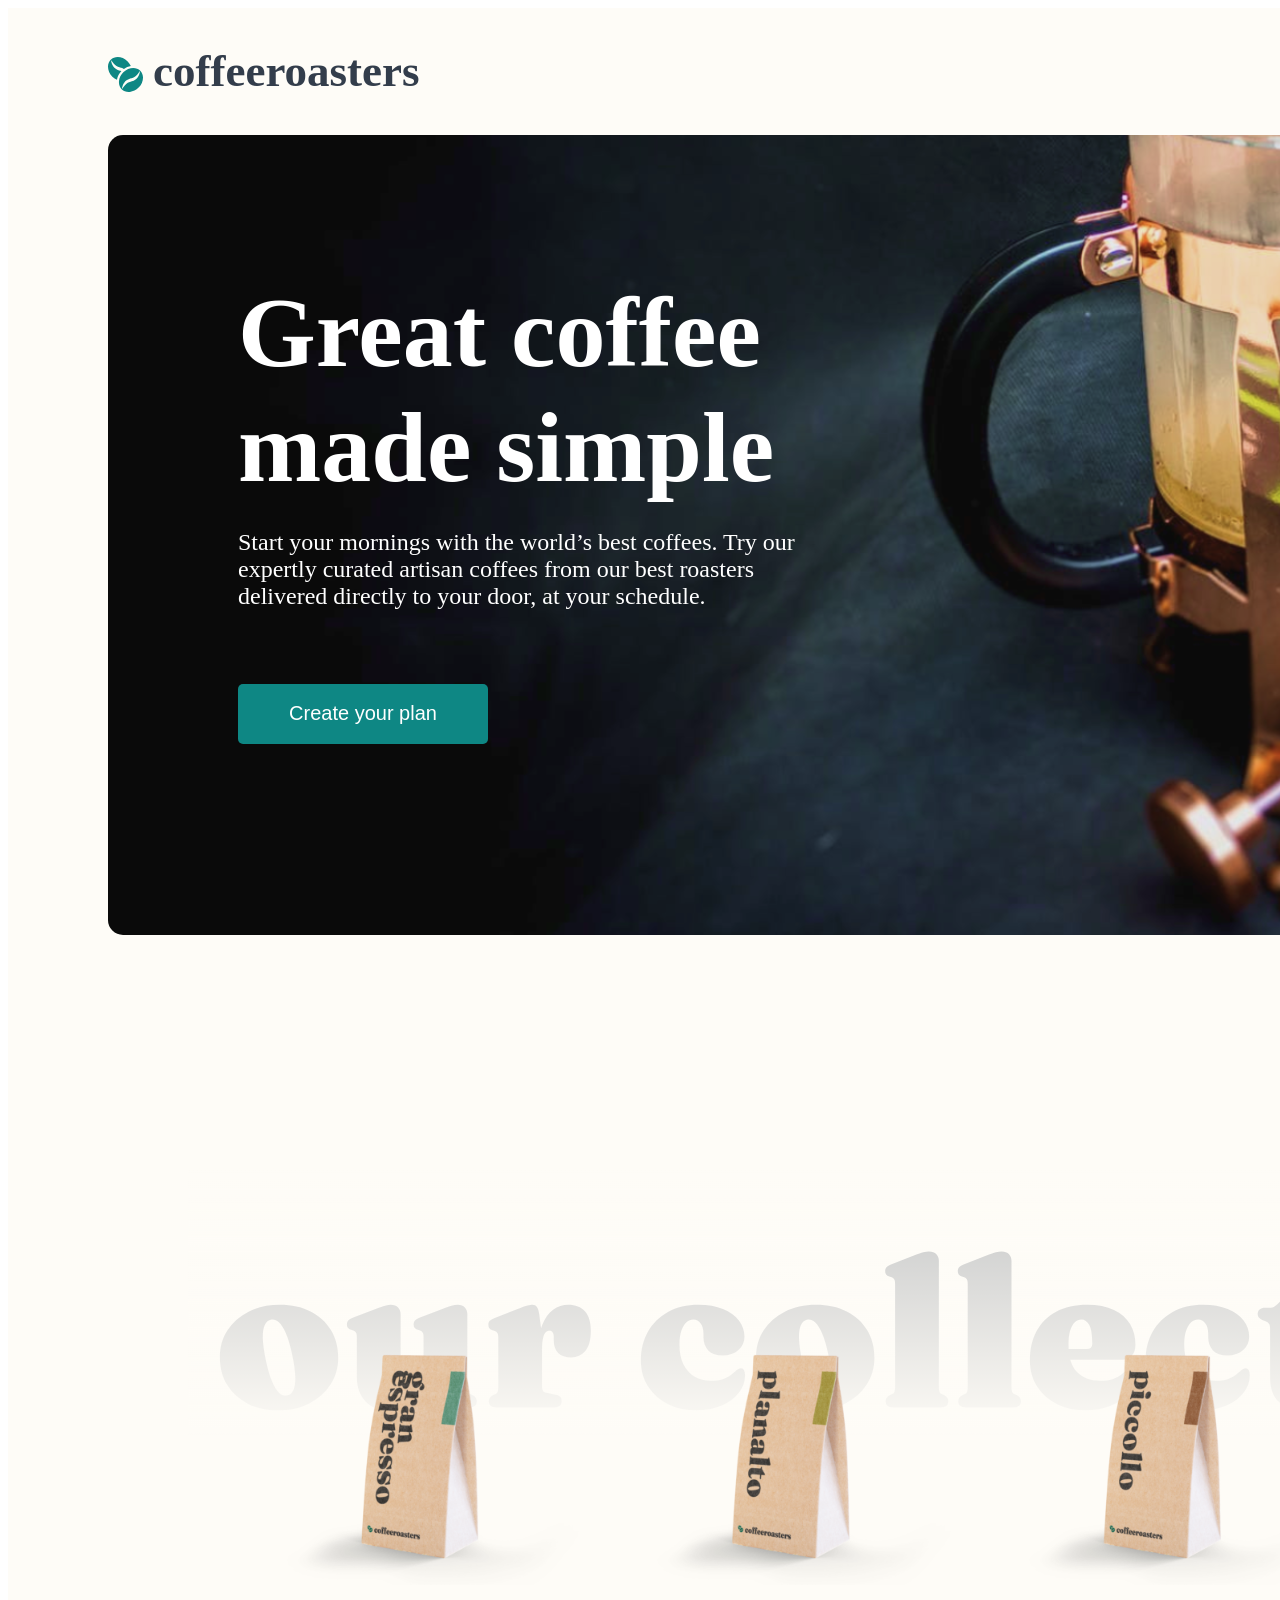
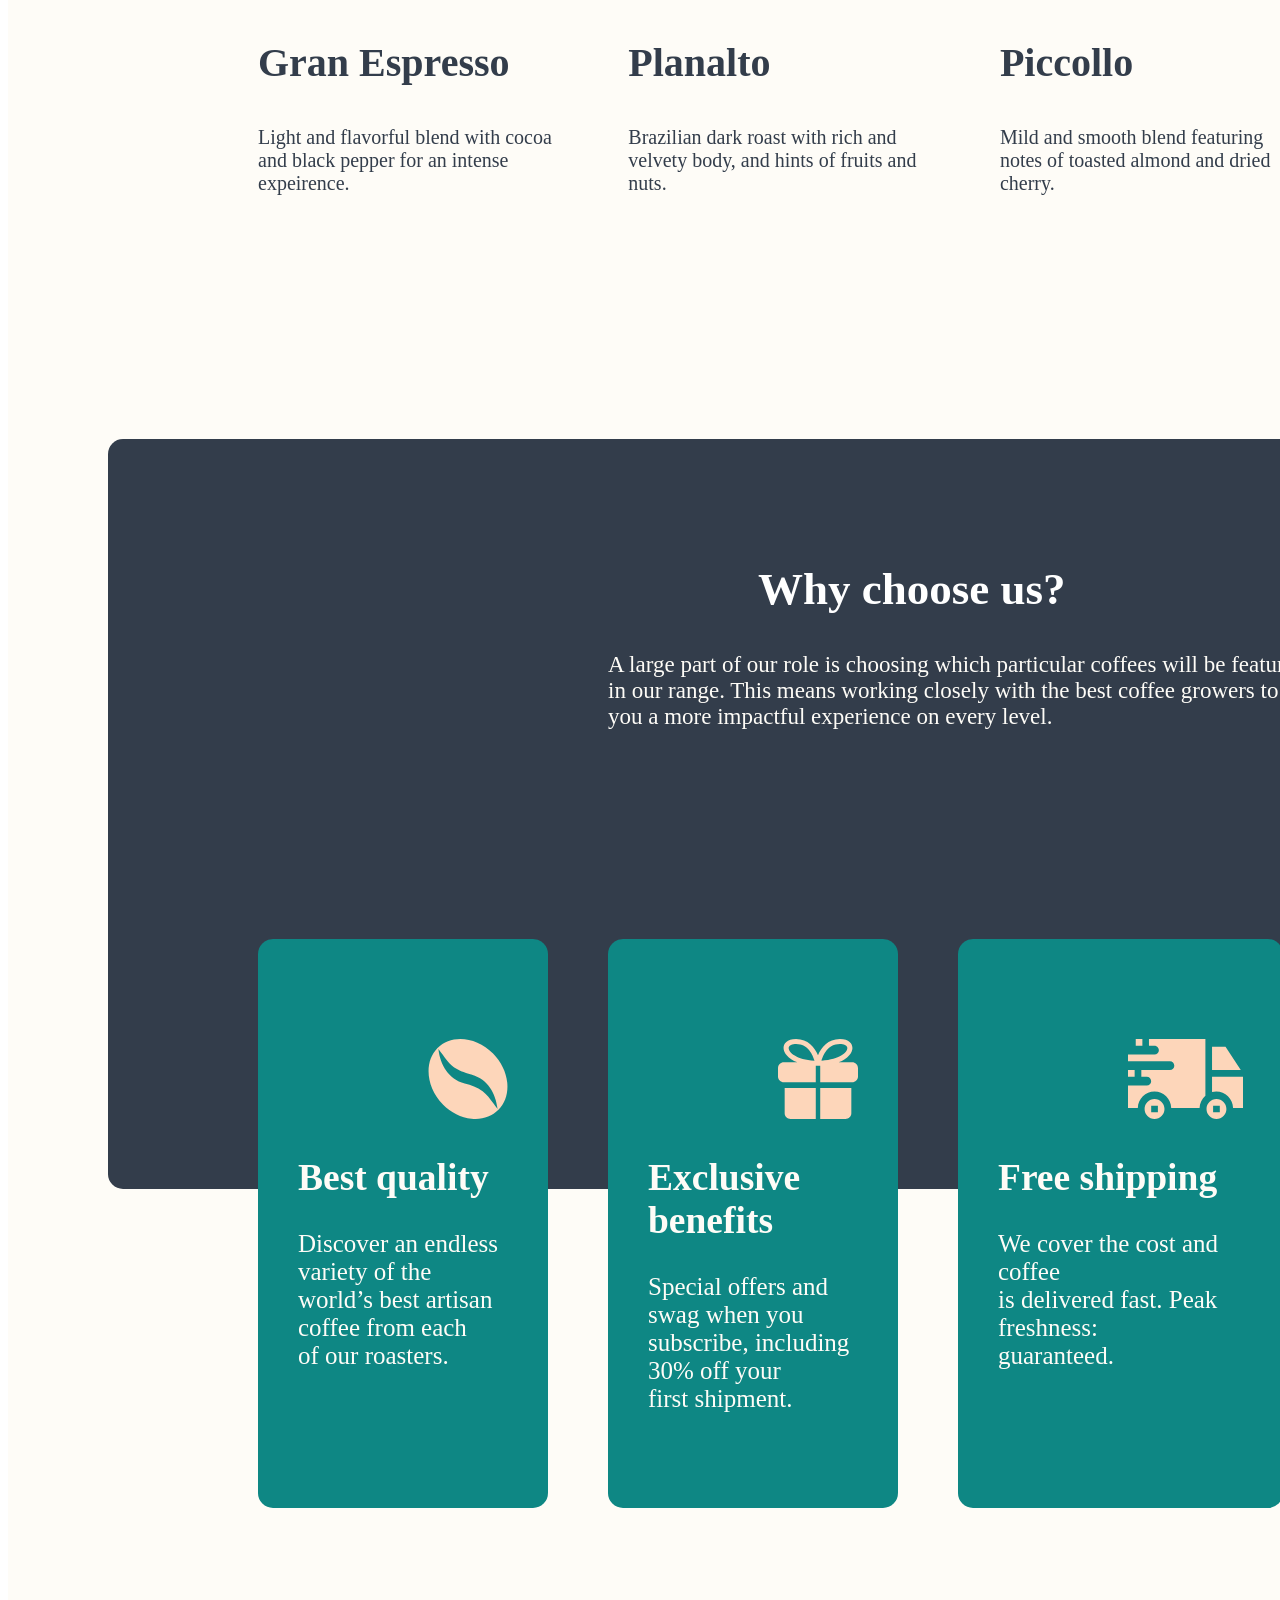
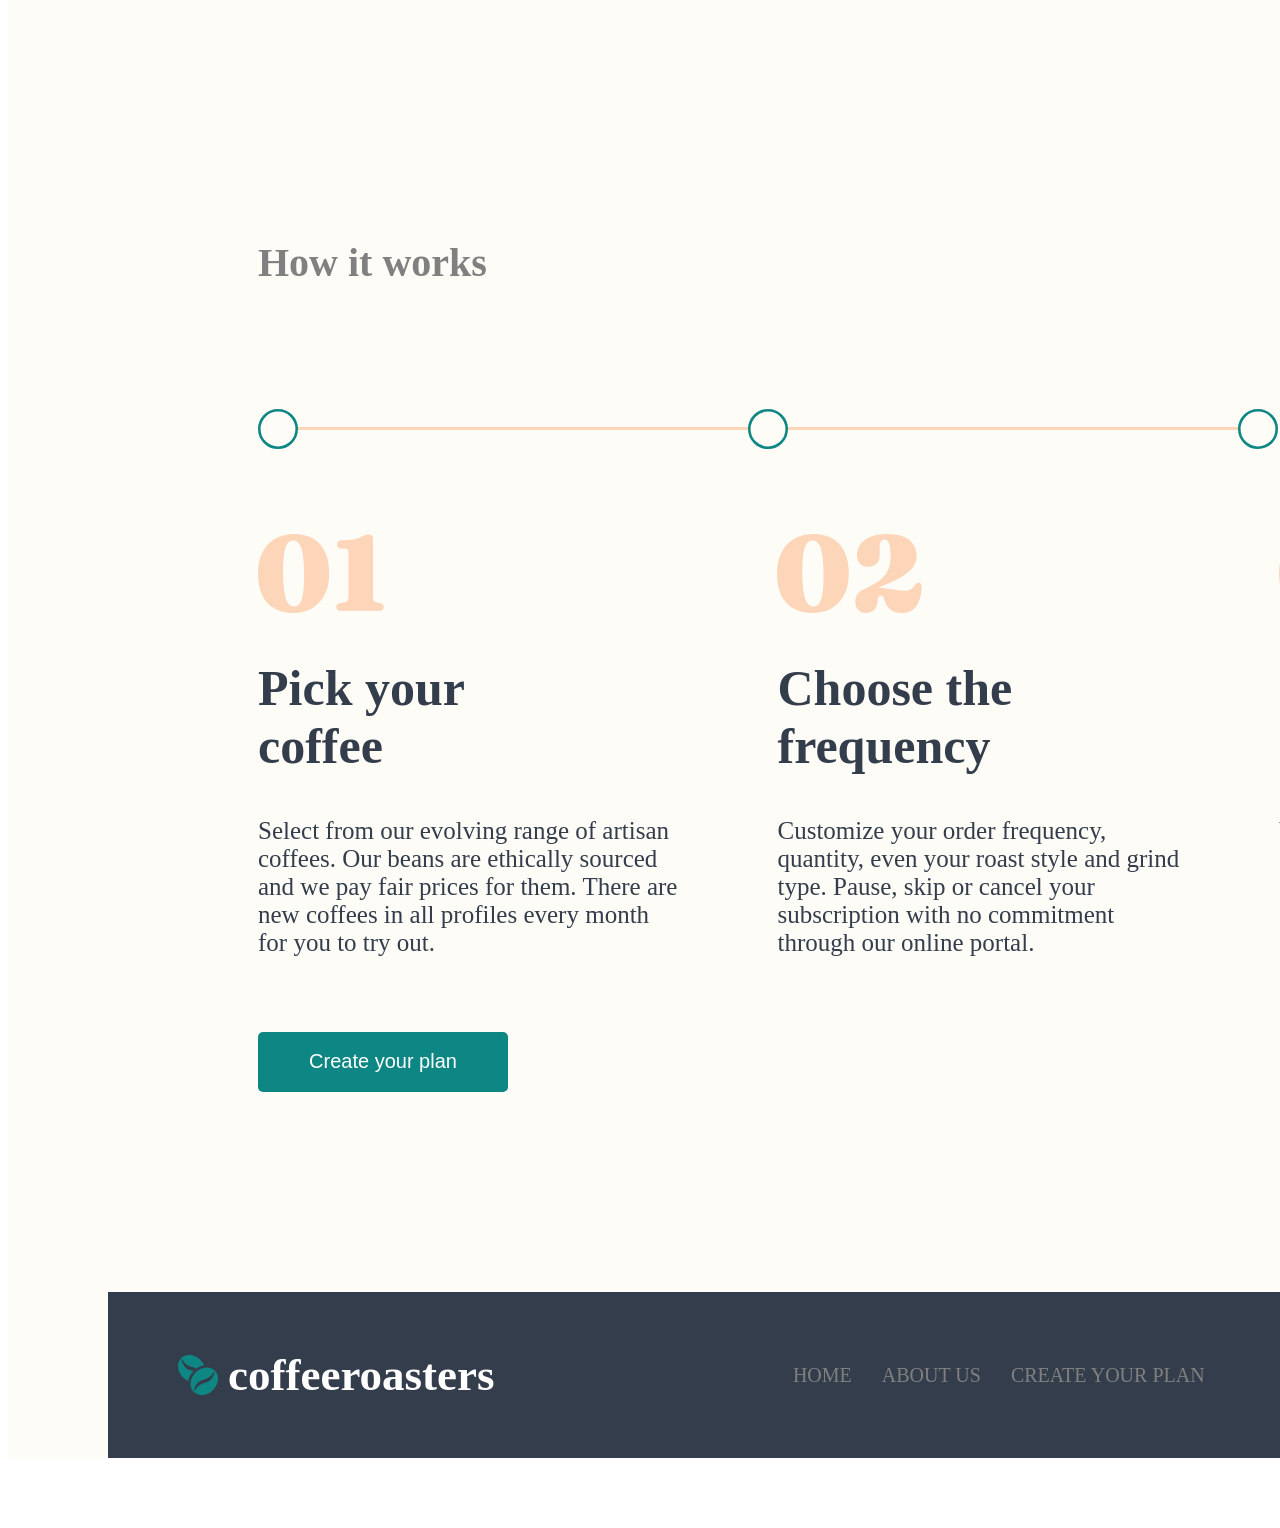
<file: index.html>
<!DOCTYPE html>
<html lang="en">
<head>
    <meta charset="UTF-8">
    <meta name="viewport" content="width=device-width, initial-scale=1.0">
    <title>CoffeRoasters-home</title>
    <link rel="stylesheet" href="home.css">
    <link rel="icon" type="image/x-icon" href="imglar/combinedshape.svg">
</head>
<body>
    <div class="container">
        <header>
            <div class="logo">
                <img src="imglar/combinedshape.svg" alt="icon">
                <h2><b>coffeeroasters</b></h2>
            </div>
            <nav>
                <a href="index.html">HOME</a>
                <a href="about_us.html">ABOUT US</a>
                <a href="plan.html">CREATE YOUR PLAN</a>
            </nav>
        </header>
        <main>
            <div class="m-text">
                <h1>Great coffee<br>made simple</h1>
                <p>Start your mornings with the world’s best coffees. Try our <br>
                    expertly curated artisan coffees from our best roasters <br>
                    delivered directly to your door, at your schedule.</p>
                <button>Create your plan</button>
            </div> 
        </main>
        <section>
            <div class="paket">
                <img src="imglar/paket1.svg" alt="paket1">
                <h3>Gran Espresso</h3>
                <p>Light and flavorful blend with cocoa <br>
                    and black pepper for an intense <br>
                    expeirence.</p>
            </div>
            <div class="paket">
                <img src="imglar/paket2.svg" alt="paket2">
                <h3>Planalto</h3>
                <p>Brazilian dark roast with rich and <br>
                    velvety body, and hints of fruits and <br>
                    nuts.</p>
            </div>
            <div class="paket">
                <img src="imglar/kopi3.svg" alt="paket3">
                <h3>Piccollo</h3>
                <p>Mild and smooth blend featuring <br>
                    notes of toasted almond and dried <br>
                    cherry.</p>
            </div>
            <div class="paket">
                <img src="imglar/kopi4.svg" alt="paket4">
                <h3>Danche</h3>
                <p>Ethiopian hand-harvested blend <br>
                    densely packed with vibrant fruit <br>
                    notes.</p>
            </div>  
        </section>
        <img class="bg" src="imglar/group13.svg" alt="">
        <article>
            <div class="art-text">
                <h1>Why choose us?</h1>
                <p>A large part of our role is choosing which particular coffees will be featured <br> 
                    in our range. This means working closely with the best coffee growers to give <br>
                    you a more impactful experience on every level.</p>
            </div>
            <div class="boxs">
                    <div class="art-box1">
                    <img src="imglar/coffee-bean.svg" alt="icon coffe">
                    <h2>Best quality</h2>
                    <p>Discover an endless variety of the <br>
                    world’s best artisan coffee from each <br>
                    of our roasters.</p>
                </div>
                <div class="art-box2">
                    <img src="imglar/combinedshape(1).svg" alt="icon padarka">
                    <h2>Exclusive benefits</h2>
                    <p>Special offers and swag when you <br>
                    subscribe, including 30% off your <br>
                    first shipment.</p>
                </div>
                <div class="art-box3">
                    <img src="imglar/combinedshape(2).svg" alt="icon gruz">
                    <h2>Free shipping</h2>
                    <p>We cover the cost and coffee <br>
                        is delivered fast. Peak freshness: <br>
                        guaranteed.</p>
                </div>
            </div>
            
            
        
        </article>
            <div class="qoshimcha">
                <h3>How it works</h3>
                <img class="chiziq" src="imglar/path2.svg" alt="chiziq">
                <div class="belgi">
                    <img src="imglar/oval.svg" alt="oval">
                    <img src="imglar/oval.svg" alt="">
                    <img src="imglar/oval.svg" alt="">
                </div>
                <div class="boxlar">
                    <div class="box01">
                        <img src="imglar/01.svg" alt="01">
                        <h2>Pick your <br>
                            coffee</h2>
                            <p>Select from our evolving range of artisan <br>
                            coffees. Our beans are ethically sourced <br>
                            and we pay fair prices for them. There are <br>
                            new coffees in all profiles every month <br>
                            for you to try out.</p>
                    </div>
                    <div class="box02">
                        <img src="imglar/02.svg" alt="02">
                        <h2>Choose the <br>frequency</h2>
                        <p>Customize your order frequency, <br>
                            quantity, even your roast style and grind <br>
                        type. Pause, skip or cancel your <br>
                        subscription with no commitment <br>
                        through our online portal.</p>
                    </div>
                    <div class="box03">
                        <img src="imglar/03.svg" alt="03">
                        <h2>Receive and <br>enjoy!</h2>
                        <p>We ship your package within 48 hours, <br>
                        freshly roasted. Sit back and enjoy <br>
                        award-winning world-class coffees <br>
                        curated to provide a distinct tasting <br>
                        experience.</p>
                    </div>
                </div>
                <button>Create your plan</button>
            </div>
                <footer>
                    <div class="logo2">
                        <img src="imglar/combinedshape.svg" alt="icon">
                        <h2><b>coffeeroasters</b></h2>
                    </div>
                    <nav class="nav2">
                        <a href="index.html">HOME</a>
                        <a href="about_us.html">ABOUT US</a>
                        <a href="plan.html">CREATE YOUR PLAN</a>
                    </nav>
                    <img class="icons" src="imglar/group20.svg" alt="icons">
                </footer> 
    </div>
</body>
</html>
</file>
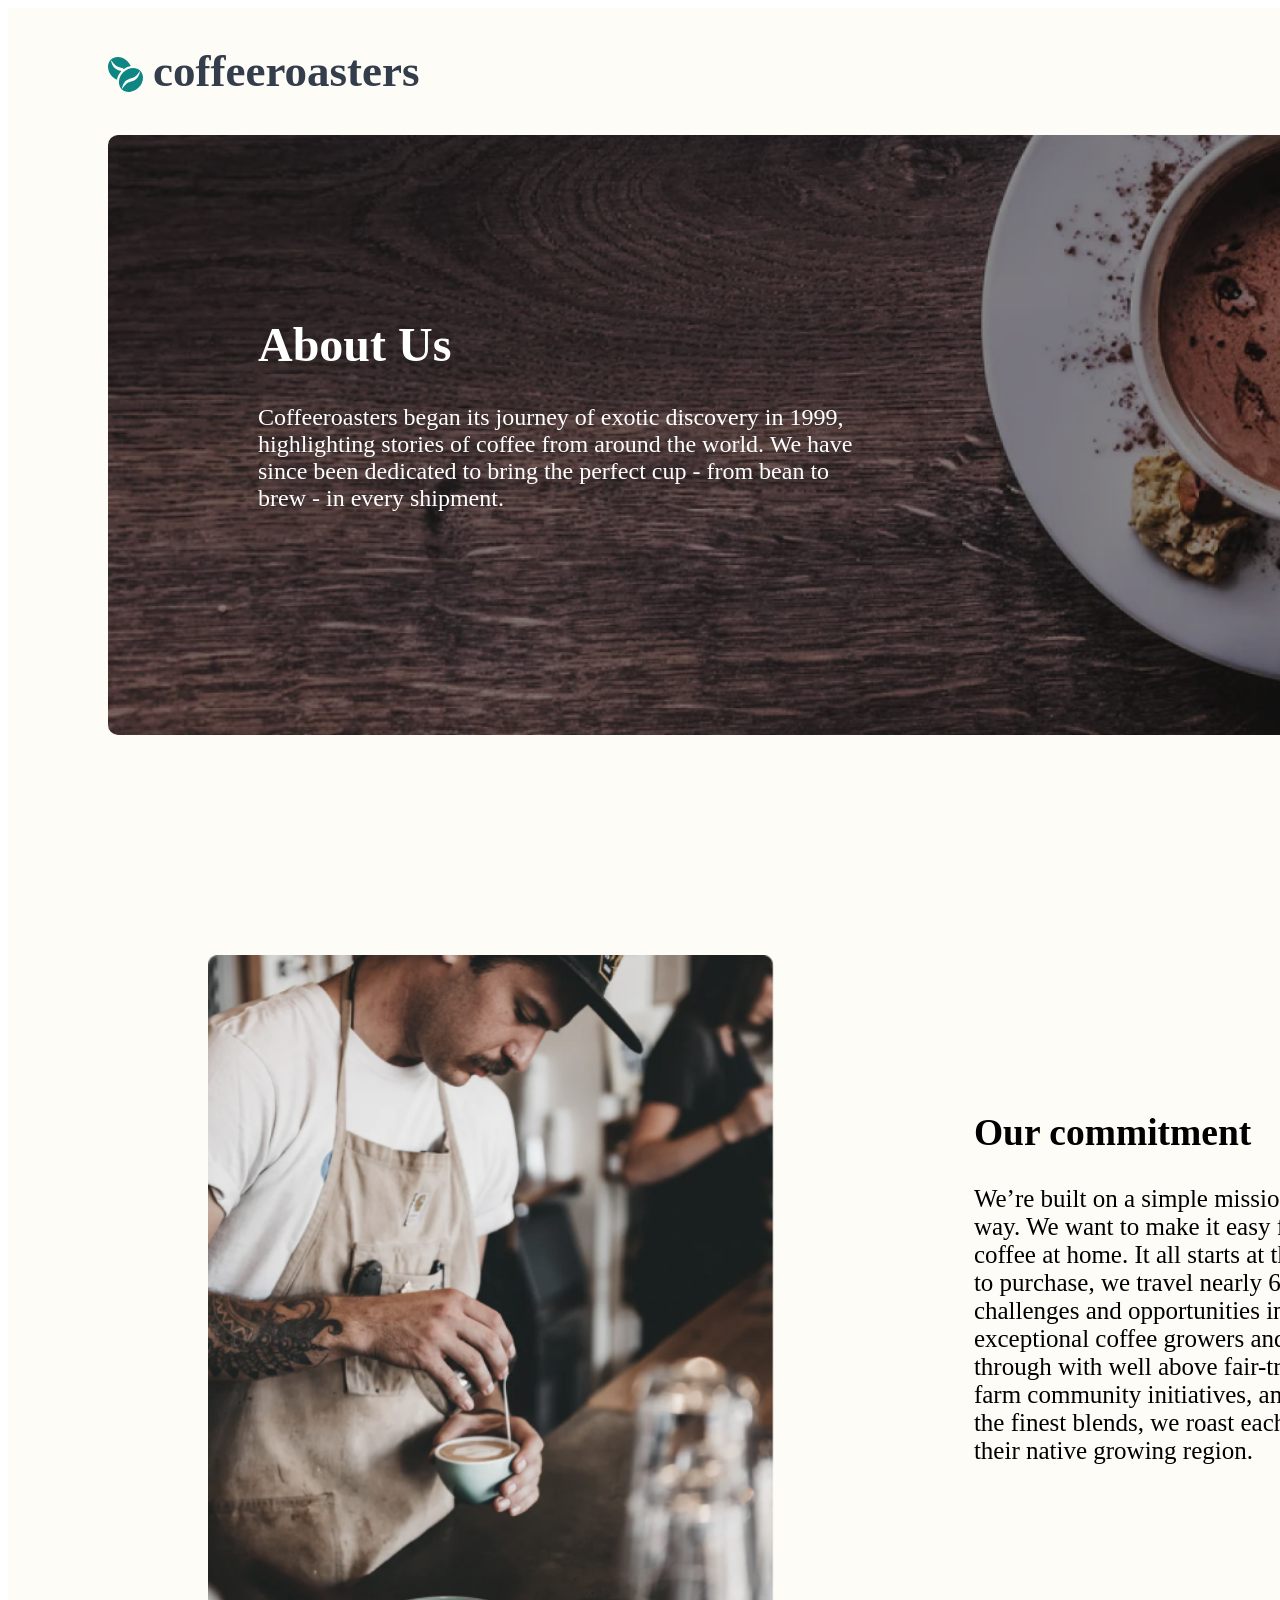
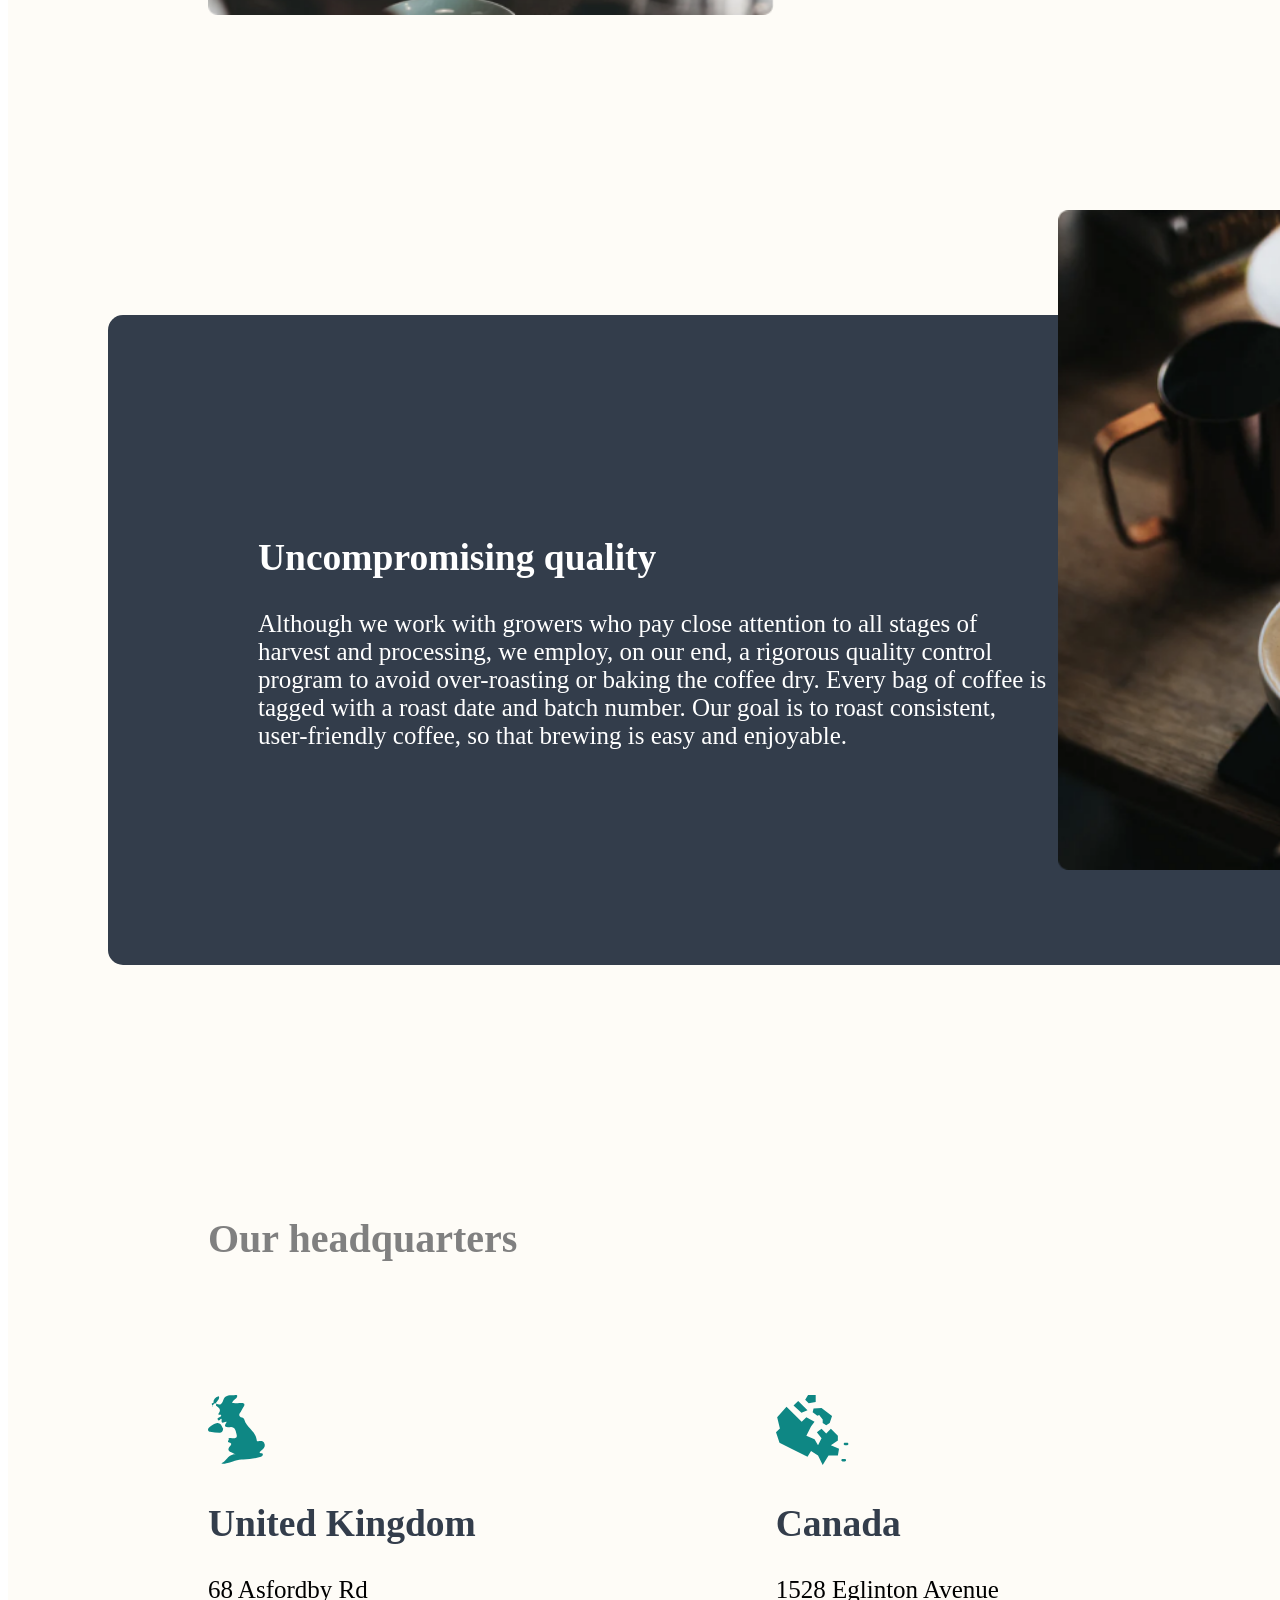
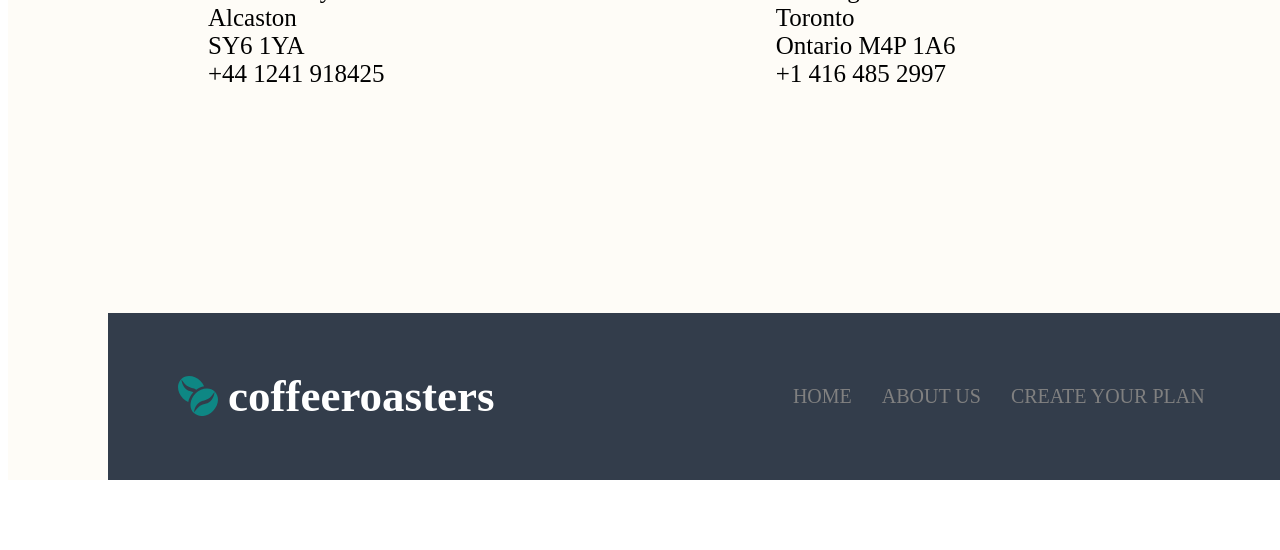
<file: about_us.html>
<!DOCTYPE html>
<html lang="en">
<head>
    <meta charset="UTF-8">
    <meta name="viewport" content="width=device-width, initial-scale=1.0">
    <title>CoffeRoasters-About Us</title>
    <link rel="stylesheet" href="about_us.css">
    <link rel="icon" type="image/x-icon" href="imglar/combinedshape.svg">
</head>
<body>
    <div class="container">
        <header>
            <div class="logo">
                <img src="imglar/combinedshape.svg" alt="icon">
                <h2><b>coffeeroasters</b></h2>
            </div>
            <nav>
                <a href="index.html">HOME</a>
                <a href="about_us.html">ABOUT US</a>
                <a href="plan.html">CREATE YOUR PLAN</a>
            </nav>
        </header>
        <main>
            <div class="m-text">
                <h1>About Us</h1>
                <p>Coffeeroasters began its journey of exotic discovery in 1999, <br>
                    highlighting stories of coffee from around the world. We have <br>
                    since been dedicated to bring the perfect cup - from bean to <br>
                    brew - in every shipment.</p>
            </div>
        </main>
        <section class="s1">
            <img src="imglar/bitmap.png" alt="">
            <div class="s-text">
                <h1>Our commitment</h1>
                <p>We’re built on a simple mission and a commitment to doing good along the <br>
                    way. We want to make it easy for you to discover and brew the world’s best <br>
                    coffee at home. It all starts at the source. To locate the specific lots we want <br>
                    to purchase, we travel nearly 60 days a year trying to understand the <br>
                    challenges and opportunities in each of these places. We collaborate with <br>
                    exceptional coffee growers and empower a global community of farmers <br>
                    through with well above fair-trade benchmarks. We also offer training, support <br>
                    farm community initiatives, and invest in coffee plant science. Curating only <br>
                    the finest blends, we roast each lot to highlight tasting profiles distinctive to <br>
                    their native growing region.</p>
            </div>
        </section>
        <section class="s2">
             <div class="s2-text">
                <h1>Uncompromising quality</h1>
                <p>Although we work with growers who pay close attention to all stages of <br>
                    harvest and processing, we employ, on our end, a rigorous quality control <br>
                    program to avoid over-roasting or baking the coffee dry. Every bag of coffee is <br>
                    tagged with a roast date and batch number. Our goal is to roast consistent, <br>
                    user-friendly coffee, so that brewing is easy and enjoyable.</p>
             </div>
             <img src="imglar/bitmap(1).png" alt="">
        </section>
        <article>
            <h1>Our headquarters</h1>
            <div class="box">
                <div class="box1">
                    <img src="imglar/combinedshape(3).svg" alt="">
                    <h2><b>United Kingdom</b></h2>
                    <p>68  Asfordby Rd <br>
                        Alcaston <br>
                        SY6 1YA <br>
                        +44 1241 918425</p>
                </div>
                <div class="box2">
                    <img src="imglar/combinedshape(4).svg" alt="">
                    <h2><b>Canada</b></h2>
                    <p>1528  Eglinton Avenue <br>
                        Toronto <br>
                        Ontario M4P 1A6 <br>
                        +1 416 485 2997</p>
                </div>
                <div class="box3">
                    <img src="imglar/combinedshape(5).svg" alt="">
                    <h2><b>Australia</b></h2>
                    <p>36 Swanston Street <br>
                        Kewell <br>
                        Victoria <br>
                        +61 4 9928 3629</p>
                </div>
            </div>
        </article>
        <footer>
            <div class="logo2">
                <img src="imglar/combinedshape.svg" alt="icon">
                <h2><b>coffeeroasters</b></h2>
            </div>
            <nav class="nav2">
                <a href="index.html">HOME</a>
                <a href="about_us.html">ABOUT US</a>
                <a href="plan.html">CREATE YOUR PLAN</a>
            </nav>
            <img class="icons" src="imglar/group20.svg" alt="icons">
        </footer>
    </div>
</body>
</html>
</file>
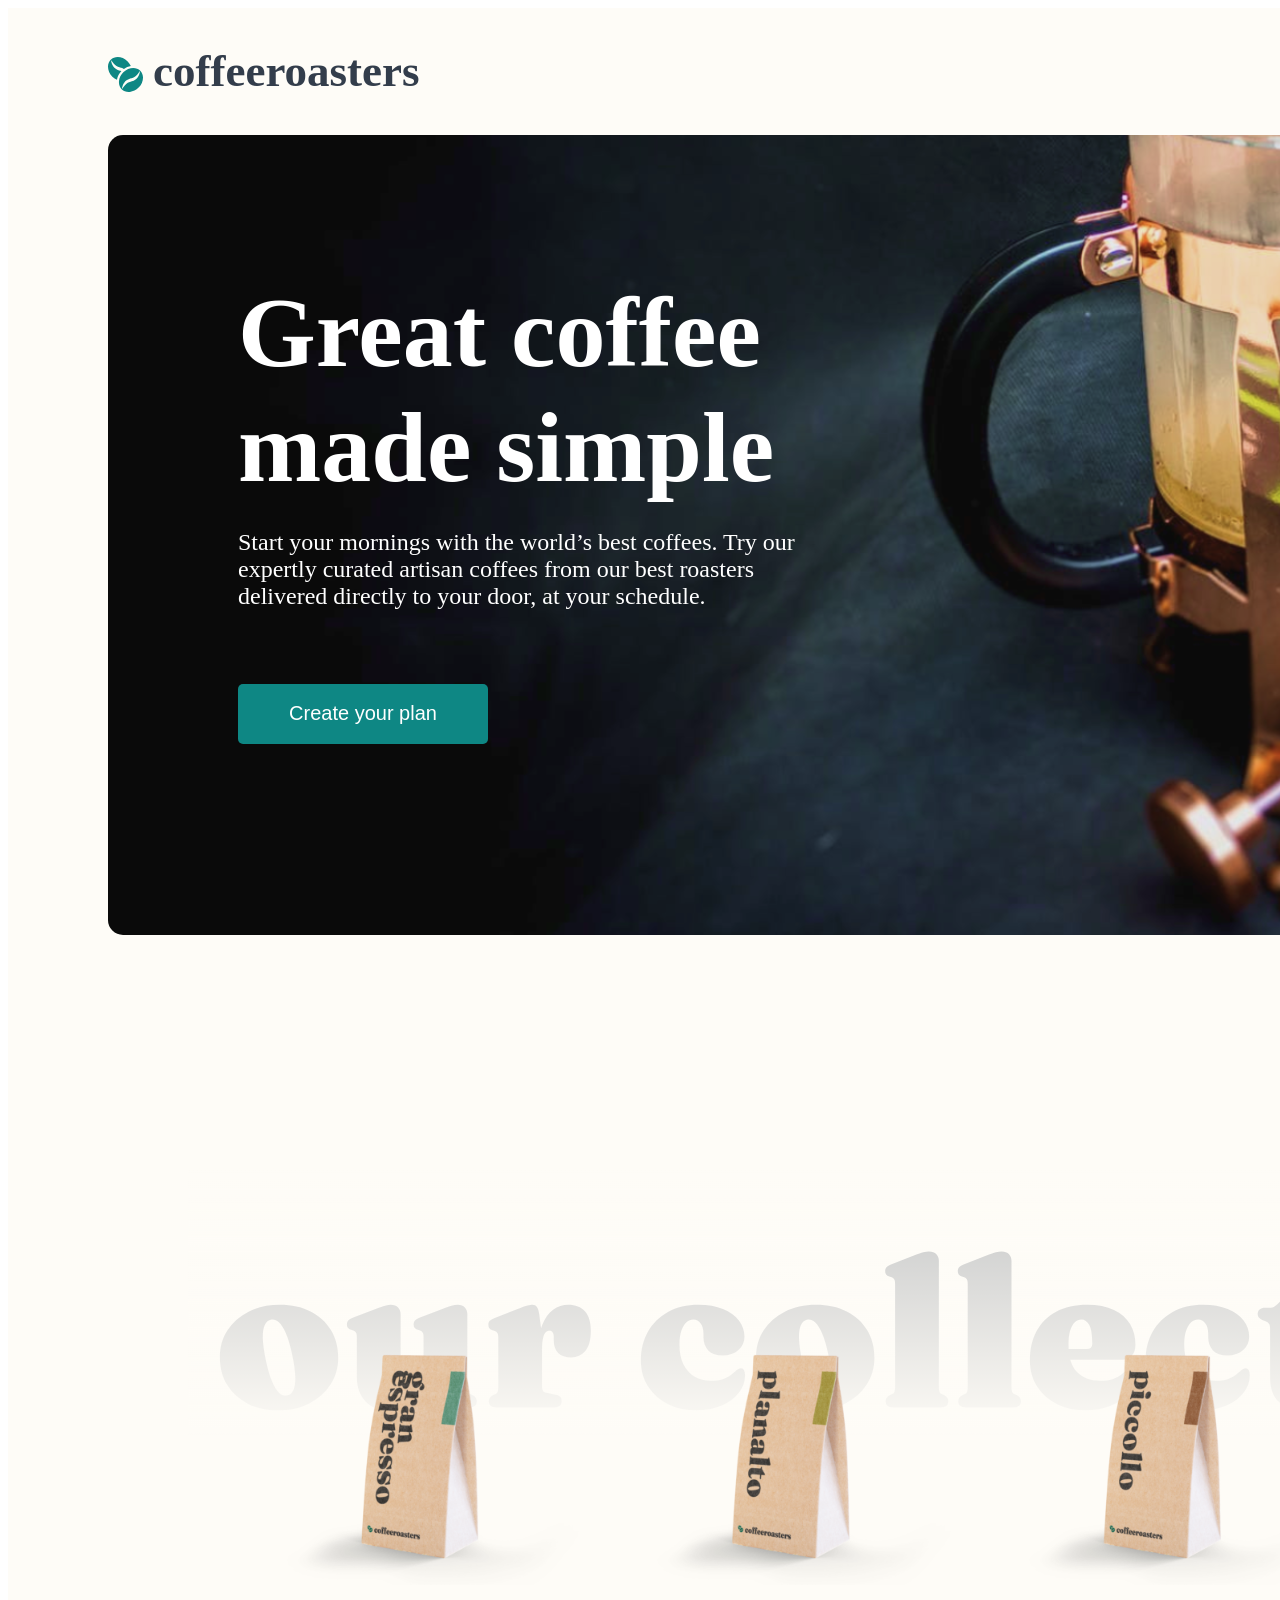
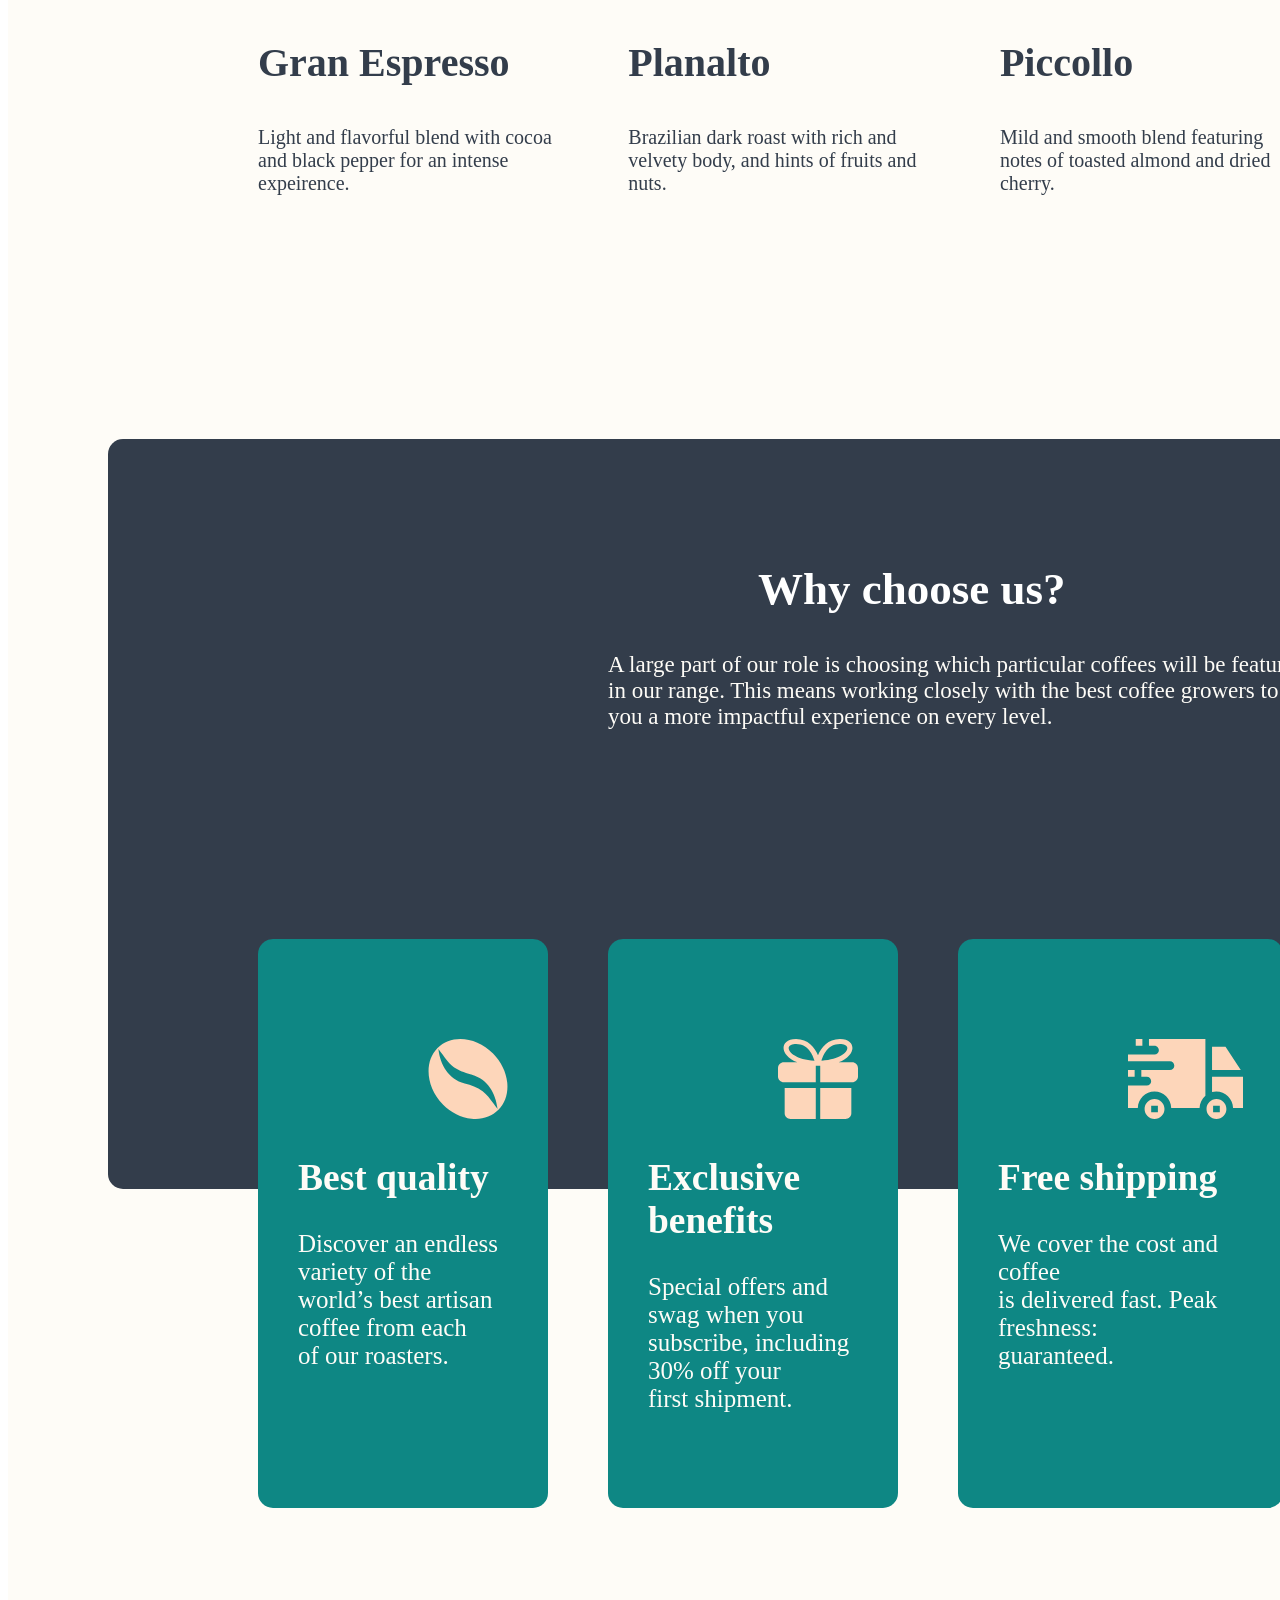
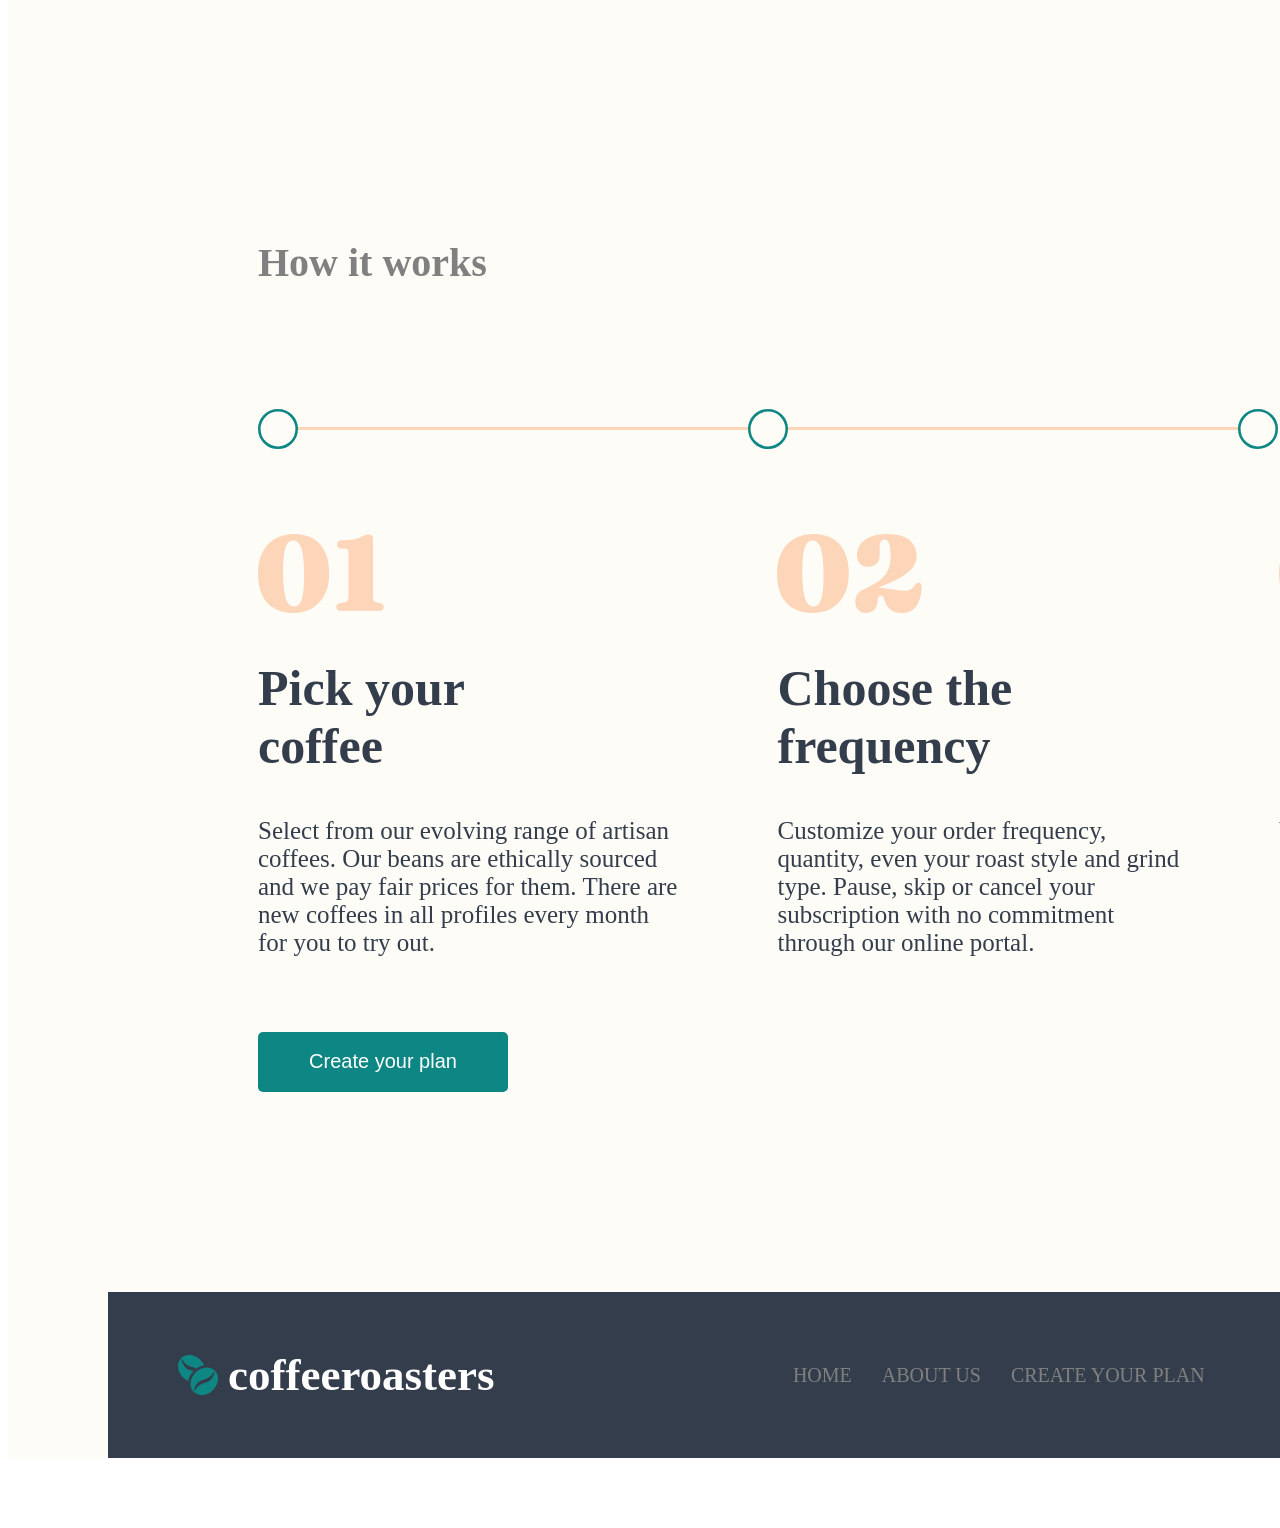
<file: home.html>
<!DOCTYPE html>
<html lang="en">
<head>
    <meta charset="UTF-8">
    <meta name="viewport" content="width=device-width, initial-scale=1.0">
    <title>CoffeRoasters-home</title>
    <link rel="stylesheet" href="home.css">
    <link rel="icon" type="image/x-icon" href="imglar/combinedshape.svg">
</head>
<body>
    <div class="container">
        <header>
            <div class="logo">
                <img src="imglar/combinedshape.svg" alt="icon">
                <h2><b>coffeeroasters</b></h2>
            </div>
            <nav>
                <a href="home.html">HOME</a>
                <a href="about_us.html">ABOUT US</a>
                <a href="plan.html">CREATE YOUR PLAN</a>
            </nav>
        </header>
        <main>
            <div class="m-text">
                <h1>Great coffee<br>made simple</h1>
                <p>Start your mornings with the world’s best coffees. Try our <br>
                    expertly curated artisan coffees from our best roasters <br>
                    delivered directly to your door, at your schedule.</p>
                <button>Create your plan</button>
            </div> 
        </main>
        <section>
            <div class="paket">
                <img src="imglar/paket1.svg" alt="paket1">
                <h3>Gran Espresso</h3>
                <p>Light and flavorful blend with cocoa <br>
                    and black pepper for an intense <br>
                    expeirence.</p>
            </div>
            <div class="paket">
                <img src="imglar/paket2.svg" alt="paket2">
                <h3>Planalto</h3>
                <p>Brazilian dark roast with rich and <br>
                    velvety body, and hints of fruits and <br>
                    nuts.</p>
            </div>
            <div class="paket">
                <img src="imglar/kopi3.svg" alt="paket3">
                <h3>Piccollo</h3>
                <p>Mild and smooth blend featuring <br>
                    notes of toasted almond and dried <br>
                    cherry.</p>
            </div>
            <div class="paket">
                <img src="imglar/kopi4.svg" alt="paket4">
                <h3>Danche</h3>
                <p>Ethiopian hand-harvested blend <br>
                    densely packed with vibrant fruit <br>
                    notes.</p>
            </div>  
        </section>
        <img class="bg" src="imglar/group13.svg" alt="">
        <article>
            <div class="art-text">
                <h1>Why choose us?</h1>
                <p>A large part of our role is choosing which particular coffees will be featured <br> 
                    in our range. This means working closely with the best coffee growers to give <br>
                    you a more impactful experience on every level.</p>
            </div>
            <div class="boxs">
                    <div class="art-box1">
                    <img src="imglar/coffee-bean.svg" alt="icon coffe">
                    <h2>Best quality</h2>
                    <p>Discover an endless variety of the <br>
                    world’s best artisan coffee from each <br>
                    of our roasters.</p>
                </div>
                <div class="art-box2">
                    <img src="imglar/combinedshape(1).svg" alt="icon padarka">
                    <h2>Exclusive benefits</h2>
                    <p>Special offers and swag when you <br>
                    subscribe, including 30% off your <br>
                    first shipment.</p>
                </div>
                <div class="art-box3">
                    <img src="imglar/combinedshape(2).svg" alt="icon gruz">
                    <h2>Free shipping</h2>
                    <p>We cover the cost and coffee <br>
                        is delivered fast. Peak freshness: <br>
                        guaranteed.</p>
                </div>
            </div>
            
            
        
        </article>
            <div class="qoshimcha">
                <h3>How it works</h3>
                <img class="chiziq" src="imglar/path2.svg" alt="chiziq">
                <div class="belgi">
                    <img src="imglar/oval.svg" alt="oval">
                    <img src="imglar/oval.svg" alt="">
                    <img src="imglar/oval.svg" alt="">
                </div>
                <div class="boxlar">
                    <div class="box01">
                        <img src="imglar/01.svg" alt="01">
                        <h2>Pick your <br>
                            coffee</h2>
                            <p>Select from our evolving range of artisan <br>
                            coffees. Our beans are ethically sourced <br>
                            and we pay fair prices for them. There are <br>
                            new coffees in all profiles every month <br>
                            for you to try out.</p>
                    </div>
                    <div class="box02">
                        <img src="imglar/02.svg" alt="02">
                        <h2>Choose the <br>frequency</h2>
                        <p>Customize your order frequency, <br>
                            quantity, even your roast style and grind <br>
                        type. Pause, skip or cancel your <br>
                        subscription with no commitment <br>
                        through our online portal.</p>
                    </div>
                    <div class="box03">
                        <img src="imglar/03.svg" alt="03">
                        <h2>Receive and <br>enjoy!</h2>
                        <p>We ship your package within 48 hours, <br>
                        freshly roasted. Sit back and enjoy <br>
                        award-winning world-class coffees <br>
                        curated to provide a distinct tasting <br>
                        experience.</p>
                    </div>
                </div>
                <button>Create your plan</button>
            </div>
                <footer>
                    <div class="logo2">
                        <img src="imglar/combinedshape.svg" alt="icon">
                        <h2><b>coffeeroasters</b></h2>
                    </div>
                    <nav class="nav2">
                        <a href="home.html">HOME</a>
                        <a href="about_us.html">ABOUT US</a>
                        <a href="plan.html">CREATE YOUR PLAN</a>
                    </nav>
                    <img class="icons" src="imglar/group20.svg" alt="icons">
                </footer> 
    </div>
</body>
</html>
</file>
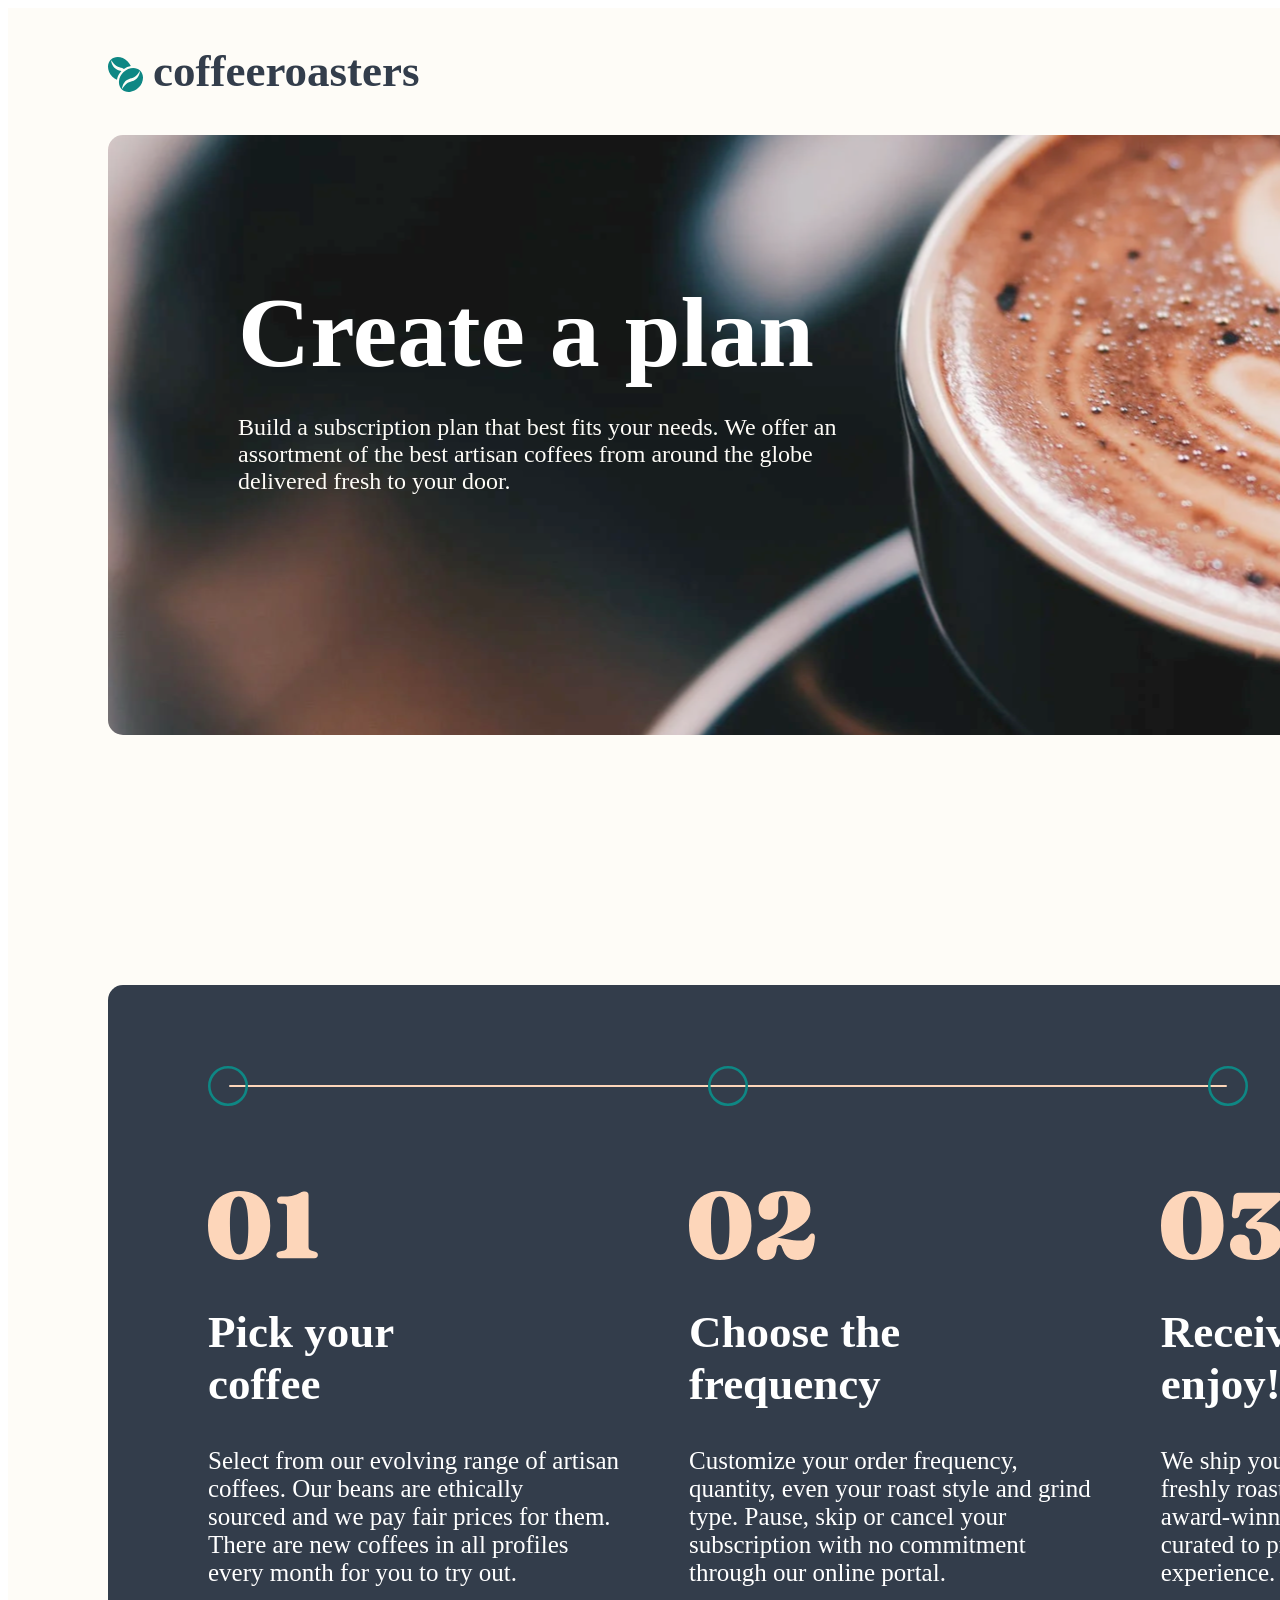
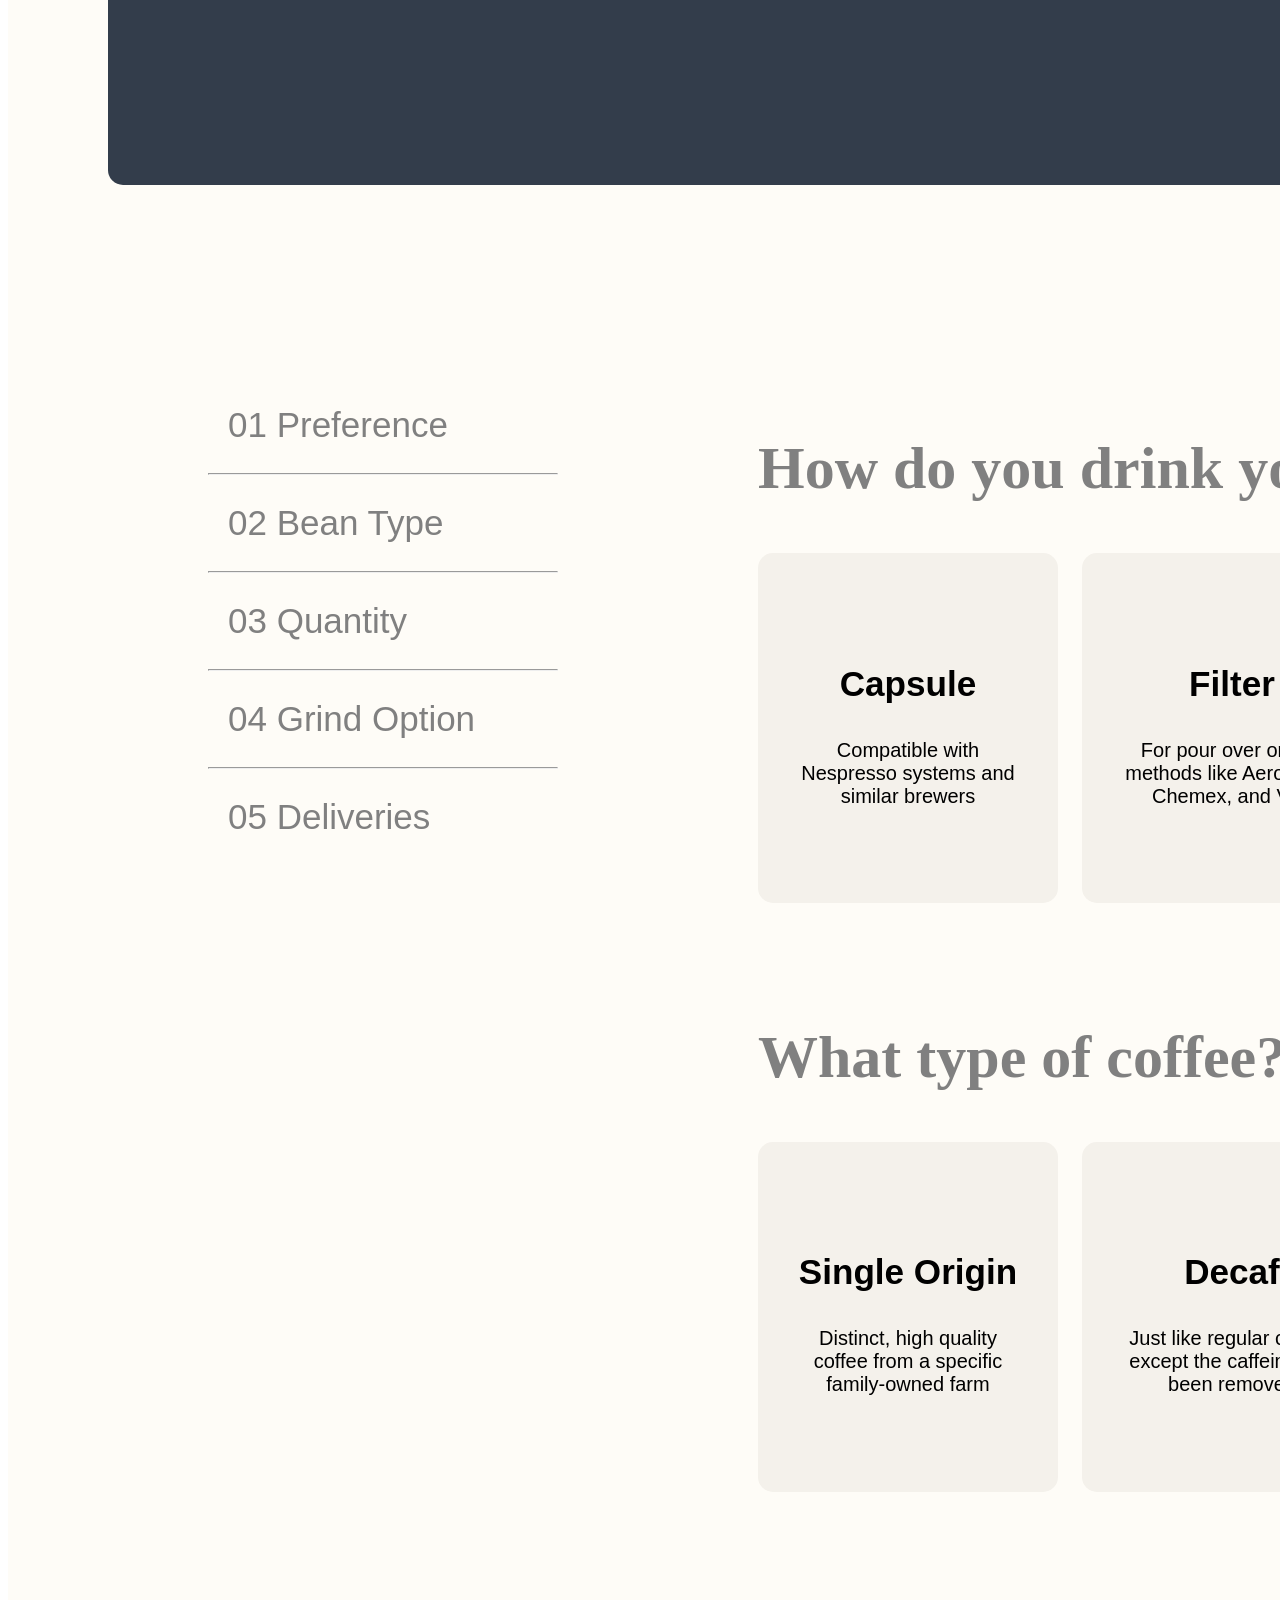
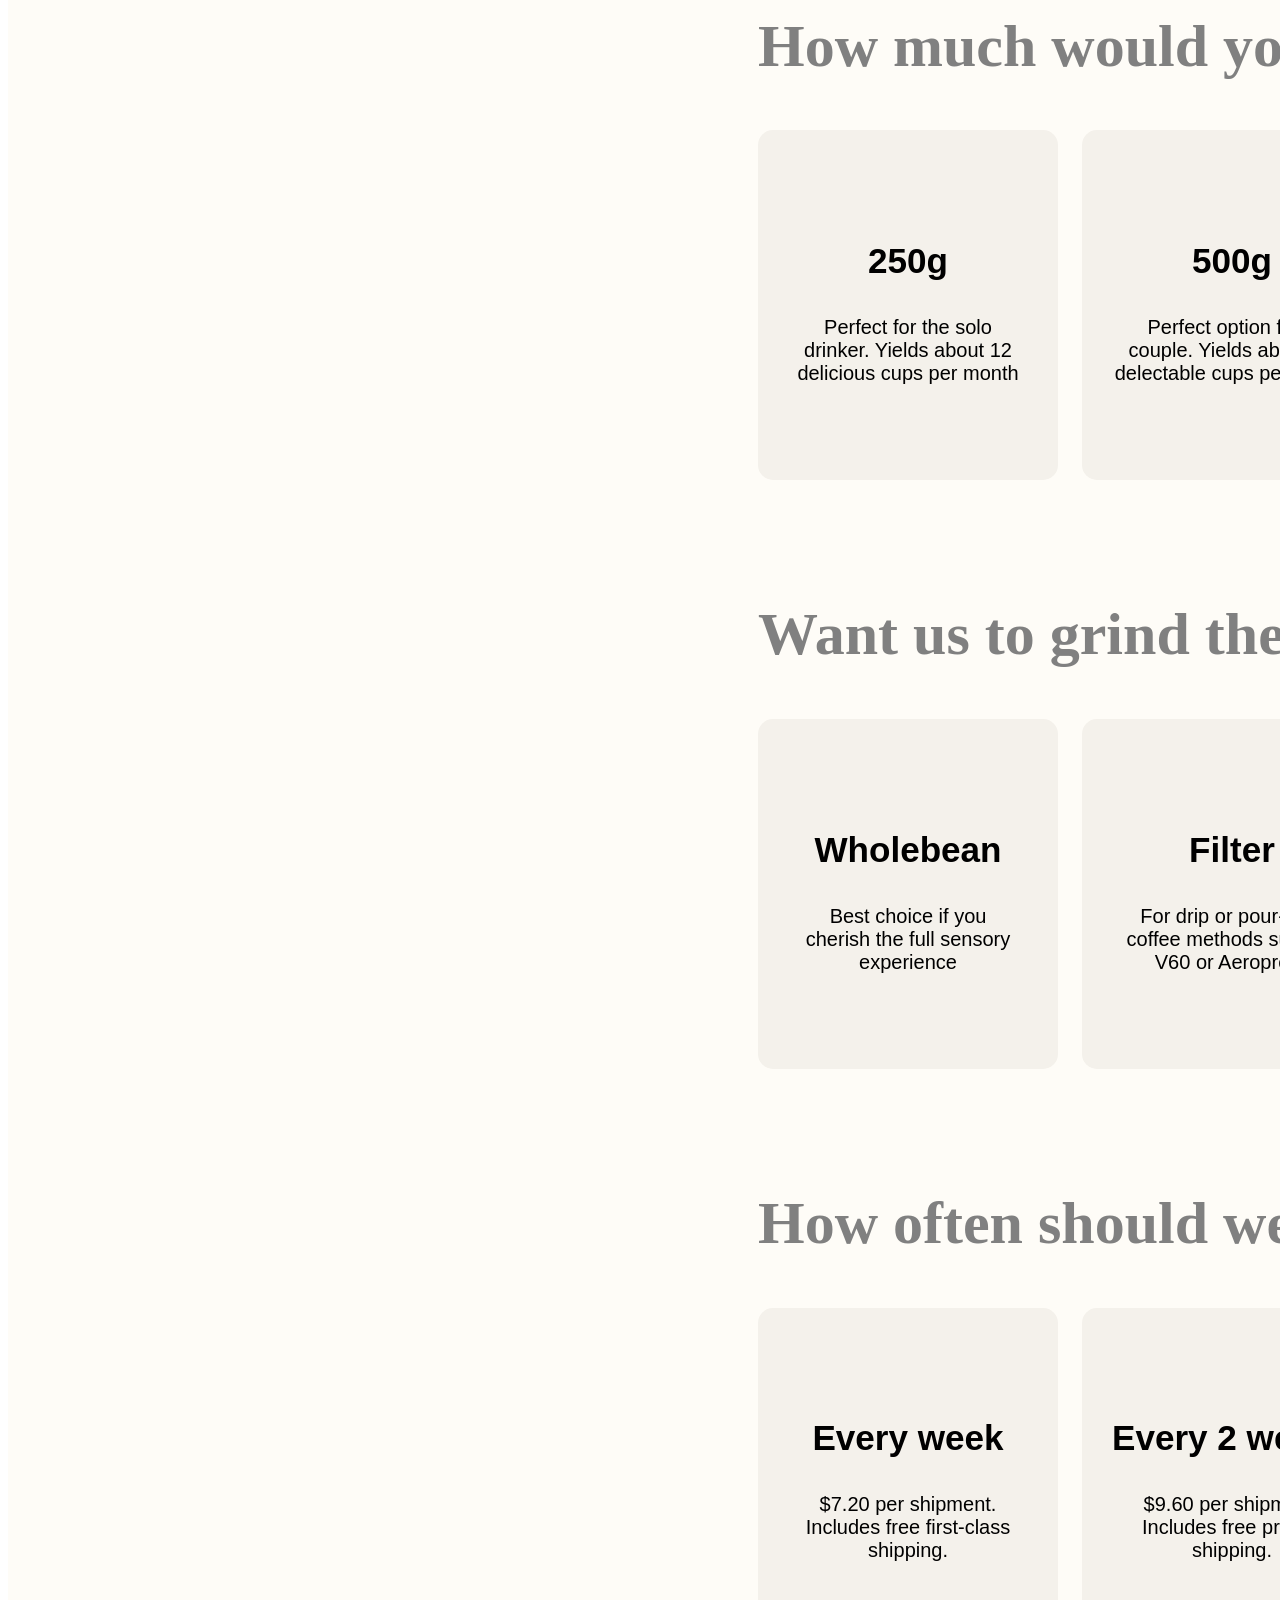
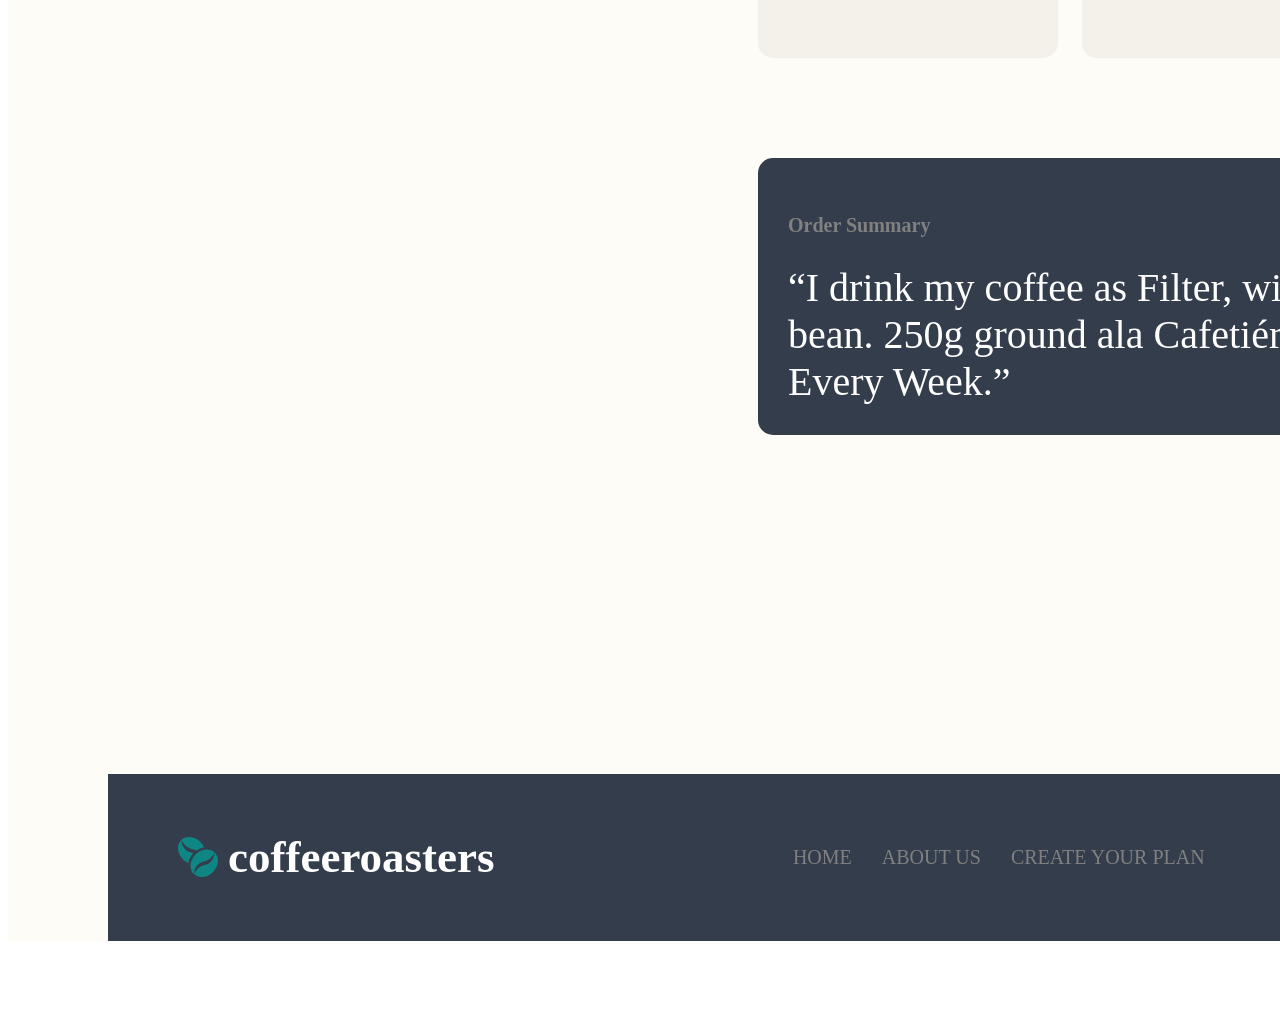
<file: plan.html>
<!DOCTYPE html>
<html lang="en">
<head>
    <meta charset="UTF-8">
    <meta name="viewport" content="width=device-width, initial-scale=1.0">
    <title>CoffeRoasters-Create your plan</title>
    <link rel="icon" type="image/x-icon" href="imglar/combinedshape.svg">
    <link rel="stylesheet" href="plan.css">
</head>
<body>
    <div class="container">
        <header>
            <div class="logo">
                <img src="imglar/combinedshape.svg" alt="icon">
                <h2><b>coffeeroasters</b></h2>
            </div>
            <nav>
                <a href="index.html">HOME</a>
                <a href="about_us.html">ABOUT US</a>
                <a href="plan.html">CREATE YOUR PLAN</a>
            </nav>
        </header>
        <main>
            <div class="m-text">
                <h1>Create a plan</h1>
                <p>Build a subscription plan that best fits your needs. We offer an <br>
                assortment of the best artisan coffees from around the globe <br>
                delivered fresh to your door.</p>
            </div>
        </main>
        <section>
            <img class="chiziq" src="imglar/path2.svg" alt="">
            <div class="aylana">
                <img src="imglar/oval(1).svg" alt="">
                <img src="imglar/oval(1).svg" alt="">
                <img src="imglar/oval(1).svg" alt="">
            </div>
            <div class="box">
                <div class="box01">
                    <img src="imglar/01.svg" alt="01">
                    <h2>Pick your <br>
                        coffee</h2>
                    <p>Select from our evolving range of artisan <br>
                            coffees. Our beans are ethically <br> 
                            sourced and we pay fair prices for them. <br>  
                            There are new coffees in all profiles <br>   
                            every month for you to try out.</p>
                </div>
                <div class="box02">
                    <img src="imglar/02.svg" alt="02">
                    <h2>Choose the <br>frequency</h2>
                    <p>Customize your order frequency, <br>
                            quantity, even your roast style and grind <br>
                        type. Pause, skip or cancel your <br>
                        subscription with no commitment <br>
                        through our online portal.</p>
                </div>
                <div class="box03">
                    <img src="imglar/03.svg" alt="03">
                    <h2>Receive and <br>enjoy!</h2>
                    <p>We ship your package within 48 hours, <br>
                        freshly roasted. Sit back and enjoy <br>
                        award-winning world-class coffees <br>
                        curated to provide a distinct tasting <br>
                        experience.</p>
                </div>
            </div>
        </section>
        <div class="menu">
            <aside>
                <div class="a01">
                    <button>01 Preference</button>
                </div>
                    <hr>
            <div class="a02">
                <button>02 Bean Type</button>
            </div>
                <hr>
            <div class="a03">
                <button>03 Quantity</button>
            </div>
                <hr>
            <div class="a04">
                <button>04 Grind Option</button>
            </div>
                <hr>
            <div class="a05">
                <button>05 Deliveries</button>
            </div>  
        </aside>
        <article class="a-1">
            <div class="a1-text">
                <h2>How do you drink your coffee?</h2>
                <img src="imglar/path2(1).svg" alt="">
            </div>
            <div class="button">
                <button><h3>Capsule</h3>
                <p>Compatible with <br>
                    Nespresso systems and <br>
                    similar brewers</p></button>

                <button><h3>Filter</h3>
                <p>For pour over or drip <br>
                    methods like Aeropress, <br>
                    Chemex, and V60</p></button>

                <button><h3>Espresso</h3>
                <p>Dense and finely ground <br>
                    beans for an intense, <br>
                    flavorful experience</p></button>
            </div>
            </article>
        </div>
        
        <article class="a">
            <div class="a2-text">
                <h2>What type of coffee?</h2>
                <img src="imglar/path2(1).svg" alt="">
            </div>
            <div class="button">
                <button><h3>Single Origin</h3>
                <p>Distinct, high quality <br>
                    coffee from a specific <br>
                    family-owned farm</p></button>

                <button><h3>Decaf</h3>
                <p>Just like regular coffee, <br>
                    except the caffeine has <br>
                    been removed</p></button>

                <button><h3>Blended</h3>
                <p>Combination of two or <br>
                    three dark roasted <br>
                    beans of organic coffees</p></button>
            </div>
        </article>
        <article class="a">
            <div class="a3-text">
                <h2>How much would you like?</h2>
                <img src="imglar/path2(1).svg" alt="">
            </div>
            <div class="button">
                <button><h3>250g</h3>
                <p>Perfect for the solo <br>
                    drinker. Yields about 12 <br>
                    delicious cups per month</p></button>

                <button><h3>500g</h3>
                <p>Perfect option for a <br>
                    couple. Yields about 40 <br>
                    delectable cups per month</p></button>

                <button><h3>1000g</h3>
                <p>Perfect for offices and <br>
                    events. Yields about 90 <br>
                    delightful cups per month</p></button>
            </div>
        </article>
        <article class="a">
            <div class="a4-text">
                <h2>Want us to grind them?</h2>
                <img src="imglar/path2(1).svg" alt="">
            </div>
            <div class="button">
                <button><h3>Wholebean</h3>
                <p>Best choice if you <br>
                    cherish the full sensory <br>
                    experience</p></button>

                <button><h3>Filter</h3>
                <p>For drip or pour-over <br>
                    coffee methods such as<br>
                     V60 or Aeropress</p></button>

                <button><h3>Cafetiére</h3>
                <p>Course ground beans <br>
                    specially suited for <br>
                    french press coffee</p></button>
            </div>
        </article>
        <article class="a">
            <div class="a5-text">
                <h2>How often should we deliver?</h2>
                <img src="imglar/path2(1).svg" alt="">
            </div>
            <div class="button">
                <button><h3>Every week</h3>
                <p>$7.20 per shipment. <br>
                    Includes free first-class <br>
                    shipping.</p></button>

                <button><h3>Every 2 weeks</h3>
                <p>$9.60 per shipment. <br>
                    Includes free priority <br>
                    shipping.</p></button>

                <button><h3>Every month</h3>
                <p>$12.00 per shipment. <br>
                    Includes free priority <br>
                    shipping.</p></button>
            </div>
        </article>
        <div class="oxiri">
            <div class="o-text">
                <h4>Order Summary</h4>
                “I drink my coffee as Filter, with a Decaf type of <br>
                bean. 250g ground ala Cafetiére, sent to me <br>
                Every Week.”
            </div>      
        </div>
        <button class="cr">Create my plan!</button>
        <footer>
            <div class="logo2">
                <img src="imglar/combinedshape.svg" alt="icon">
                <h2><b>coffeeroasters</b></h2>
            </div>
            <nav class="nav2">
                <a href="index.html">HOME</a>
                <a href="about_us.html">ABOUT US</a>
                <a href="plan.html">CREATE YOUR PLAN</a>
            </nav>
            <img class="icons" src="imglar/group20.svg" alt="icons">
        </footer>
    </div>
</body>
</html>
</file>
<file: home.css>
.container {
    width: 1790px;
    padding-left: 100px;
    background-color: #FEFCF7;
}
header {
    display: flex;
    justify-content: space-between;
    align-items: center;
}
.logo {
    display: flex;
}
.logo img {
    height: 35px;
    padding-top: 49px;
}
.logo h2 {
    font-size: 45px;
    padding-left: 10px;
    color: #333D4B;
}
nav {
    display: flex;
    margin: 50px;
    margin-right: 100px;
    gap: 30px;
}
nav a {
    font-size: 20px;
    color: #83888F;
    text-decoration: none;
}
nav a:hover {
    color: #333D4B;
}
main {
    background-image: url("/imglar/bitmap2.svg");   
    background-size: cover;
    background-position: center;
    width: 1700px;
    height: 800px;
    border-radius: 15px;
}
.m-text {
    color: white;
    font-size: 24px;
    padding: 130px;
}
.m-text h1 {
    margin-top: 10px;
    font-size: 100px;
    margin-bottom: 20px;
}
.m-text button {
    margin-top: 50px;
    background-color: #0E8784;
    color: white;
    height: 60px;
    width: 250px;
    border: none;
    font-size: 20px;
    border-radius: 5px;
    cursor: pointer;
}
.m-text button:hover{
    background-color:#66D2CF;
}
section {
    display: flex;
    margin-left: 50px;
    margin-top: 300px;
    padding: 100px;
    gap: 40px;
    position: absolute;
}
section img {
    height: 250px;
}
section h3 {
    font-size: 40px;
    color: #333D4B;
    margin-top: 50px;
}
section p {
    font-size: 20px;
    color: #333D4B;
}

.bg {
    margin-top: 230px;
    margin-left: 80px;
    height: 270px;
}
article {
    margin-top: 600px;
}
.art-text {
    background-color: #333D4B;
    width: 1350px;
    height: 700px;
    border-radius: 15px;
    color: white;
    padding-top: 50px;
    padding-left: 350px;
    font-size: 30px;
    position: absolute;
}
.art-text h1 {
    padding-top: 37px;
    padding-left: 300px;
}
.art-text p {
    padding-left: 150px;
    font-size: 23px;
    color: #FEFCF7;
}
.boxs {
    display: flex;
    position: absolute;
    margin-top: 500px;
    margin-left: 150px;
    gap: 60px;
    color: #FEFCF7;
    font-size: 25px;
}
.boxs img {
    height: 80px;
    padding-left: 130px;
}
.boxs .art-box1, .boxs .art-box2, .boxs .art-box3 {
    background-color: #0E8784;
    border-radius: 15px;
    padding: 40px;
    padding-top: 100px;
    padding-bottom: 70px;
}
.qoshimcha {
    margin-top: 2000px;
    margin-left: 150px;
}
.qoshimcha h3 {
    font-size: 40px;
    color: gray;
    margin-bottom: 130px;
}
.qoshimcha button {
    background-color: #0E8784;
    color: white;
    height: 60px;
    width: 250px;
    border: none;
    font-size: 20px;
    border-radius: 5px;
    cursor: pointer;
    margin-top: 50px;
}
.qoshimcha button:hover{
    background-color: #66D2CF;
}
.chiziq {
    width: 1000px;
}
.belgi {
    display: flex;
    gap: 450px;
    position: absolute;
    margin-top: -25px;
}
.belgi img {
    height: 40px;
}
.boxlar {
    display: flex;
    margin-top: 100px;
    gap: 100px;
}
.boxlar h2 {
    font-size: 50px;
    color:#333D4B;
}
.boxlar p {
    font-size: 25px;
    color: #333D4B;
}
.boxlar img {
    height: 80px;
}
footer {
    background-color: #333D4B;
    display: flex;
    justify-content: space-between;
    align-items: center;
    margin-top: 200px;
    margin-bottom: 70px;
    margin-right: 100px;
    padding: 20px;
}
footer .logo2 {
    display: flex;
    align-items: center;
    gap: 10px;
    margin-left: 50px;
}
footer .logo2 img {
    height: 40px;
}
footer .logo2 h2 {
    color: white;
    font-size: 45px;
}
footer .nav2 {
    display: flex;
    gap: 30px;
}
footer .nav2 a {
    font-size: 20px;
    color: gray;
    text-decoration: none;
}
.icons {
    height: 35px;
    margin-right: 50px;
}
.nav2 a:hover {
    color: white;
}
.icons:hover {
    cursor: pointer;
}
</file>
<file: about_us.css>
.container {
    width: 1790px;
    padding-left: 100px;
    background-color: #FEFCF7;
}
header {
    display: flex;
    justify-content: space-between;
    align-items: center;
}
.logo {
    img {
        height: 35px;
        padding-top: 49px;
    }
    h2 {
        font-size: 45px;
        padding-left: 10px;
        color: #333D4B;
    }
    display: flex;
}
nav {
    display: flex;
    margin: 50px;
    margin-right: 100px;
    gap: 30px;
    a {
        font-size: 20px;
        color: #83888F;
        text-decoration: none;
    }
}
nav a:hover {
    color: #333D4B;
}
main {
    background-image: url("imglar/group7(1).png");
    background-size: cover;
    background-position: center;
    height: 600px;
    width: 1700px;
    border-radius: 10px;
}
.m-text {
    color: white;
    font-size: 24px;
    padding: 150px;
}
.s1 {
    display: flex;
    align-items: center;
    gap: 200px;
    margin-top: 220px;
    margin-left: 100px;
    font-size: 25px;
    img {
        height: 660px;
    }
}
.s2 {
    display: flex;
    align-items: center;
    gap: 200px;
    margin-top: 300px;
    font-size: 25px;
    background-color: #333D4B;
    padding: 150px;
    width: 1400px;
    height: 350px;
    color: white;
    border-radius: 15px;
    img {
        position: absolute;
        height: 660px;
        margin-left: 800px;
        margin-top: -200px;
    }
}
article {
    margin-top: 250px;
    margin-left: 100px;
    h1 {
        color: gray;
        font-size: 40px;
    }
}
.box {
    padding-top: 100px;
    display: flex;
    gap:300px;
    font-size: 25px;
    h2 {
        color: #333D4B;
    }
    img {
        height: 70px;
    }
}
footer {
    background-color: #333D4B;
    display: flex;
    justify-content: space-between;
    align-items: center;
    margin-top: 200px;
    margin-bottom: 70px;
    margin-right: 100px;
    padding: 20px;
    .logo2 {
        display: flex;
        align-items: center;
        gap: 10px;
        margin-left: 50px;
        img {
            height: 40px;
        }
        h2 {
            color: white;
            font-size: 45px;
        }
    }
    .nav2 {
        display: flex;
        gap: 30px;
        a {
            font-size: 20px;
            color: gray;
            text-decoration: none;
        }
    }
}
.icons {
    height: 35px;
    margin-right: 50px;
}
.nav2 a:hover {
    color: white;
}
.icons:hover {
    cursor: pointer;
}
</file>
<file: plan.css>
.container {
    width: 1790px;
    padding-left: 100px;
    background-color: #FEFCF7;
}
header {
    display: flex;
    justify-content: space-between;
    align-items: center;
}
.logo {
    display: flex;
}
.logo img {
    height: 35px;
    padding-top: 49px;
}
.logo h2 {
    font-size: 45px;
    padding-left: 10px;
    color: #333D4B;
}
nav {
    display: flex;
    margin: 50px;
    margin-right: 100px;
    gap: 30px;
}
nav a {
    font-size: 20px;
    color: #83888F;
    text-decoration: none;
}
nav a:hover {
    color: #333D4B;
}
main {
    background-image: url("imglar/bit.svg");   
    background-size: cover;
    background-position: center;
    width: 1700px;
    height: 600px;
    border-radius: 15px;
}
.m-text {
    color: white;
    font-size: 24px;
    padding: 130px;
}
.m-text h1 {
    margin-top: 10px;
    font-size: 100px;
    margin-bottom: 20px;
}
.m-text p {
    color: #FEFCF7;
}
.chiziq {
    margin: 100px;
    margin-left: 120px;
    width: 1000px;
}
.aylana {
    display: flex;
    gap: 460px;
    position: absolute;
    margin-top: -125px;
    margin-left: 100px;
}
.aylana img {
    height: 40px;
}
section {
    margin-top: 250px;
    background-color: #333D4B;
    border-radius: 15px;
    height: 800px;
    width: 1700px;
}
.box {
    display: flex;
    padding-left: 100px;
    color: white;
    font-size: 30px;
    gap: 70px;
}
.box p {
    font-size: 25px;
}
.box img {
    height: 70px;
}
.menu {
    margin-top: 200px;
    margin-left: 100px;
    display: flex;
    gap: 200px;
}
.a01 button, .a02 button, .a03 button, .a04 button, .a05 button {
    display: flex;
    gap: 20px;
    background-color: transparent;
    border: none;
    cursor: pointer;
    width: 350px;
    height: 80px;
    font-size: 35px;
    padding: 20px;
    color: gray;
}
.a01 button:hover, .a02 button:hover, .a03 button:hover, .a04 button:hover, .a05 button:hover {
    color: #333D4B;
}
.a1-text {
    display: flex;
    gap: 90px;
}
.a1-text h2 {
    color: gray;
    font-size: 60px;
}
.a1-text img {
    width: 25px;
}

.button button {
    font-size: 30px;
    height: 350px;
    width: 300px;
    border: none;
    border-radius: 15px;
    background-color: #F4F1EB;
    margin-right: 20px;
}
.button button p {
    font-size: 20px;
}
.button button:hover {
    background-color: #FDD6BA;
    cursor: pointer;
}
.button button:focus {
    background-color: #0E8784;
    color: white;
}
.a {
    margin-left: 650px;
    margin-top: 70px;
}
.a2-text {
    display: flex;
    gap: 355px;
}
.a2-text h2 {
    color: gray;
    font-size: 60px;
}
.a2-text img {
    width: 25px;
}
.a3-text {
    display: flex;
    gap: 187px;
}
.a3-text h2 {
    color: gray;
    font-size: 60px;
}
.a3-text img {
    width: 25px;
}
.a4-text {
    display: flex;
    gap: 277px;
}
.a4-text h2 {
    color: gray;
    font-size: 60px;
}
.a4-text img {
    width: 25px;
}
.a5-text {
    display: flex;
    gap: 130px;
}
.a5-text h2 {
    color: gray;
    font-size: 60px;
}
.a5-text img {
    width: 25px;
}
.oxiri {
    margin-top: 100px;
    margin-left: 650px;
    margin-right: 200px;
    font-size: 40px;
    background-color: #333D4B;
    border-radius: 15px;
    color: white;
    padding: 30px;
}
.oxiri h4 {
    color: gray;
    font-size: 20px;
}
.cr{
    margin-left: 1290px;
    margin-top: 70px;
    border: none;
    border-radius: 10px;
    background-color: #0E8784;
    color: white;
    font-size: 25px;
    padding: 20px;
    width: 300px;
    cursor: pointer;
}
.cr:hover{
    background-color: #66D2CF;
}
footer {
    background-color: #333D4B;
    display: flex;
    justify-content: space-between;
    align-items: center;
    margin-top: 200px;
    margin-bottom: 70px;
    margin-right: 100px;
    padding: 20px;
}
footer .logo2 {
    display: flex;
    align-items: center;
    gap: 10px;
    margin-left: 50px;
}
footer .logo2 img {
    height: 40px;
}
footer .logo2 h2 {
    color: white;
    font-size: 45px;
}
footer .nav2 {
    display: flex;
    gap: 30px;
}
footer .nav2 a {
    font-size: 20px;
    color: gray;
    text-decoration: none;
}
.icons {
    height: 35px;
    margin-right: 50px;
}
.nav2 a:hover {
    color: white;
}
.icons:hover {
    cursor: pointer;
}
</file>
